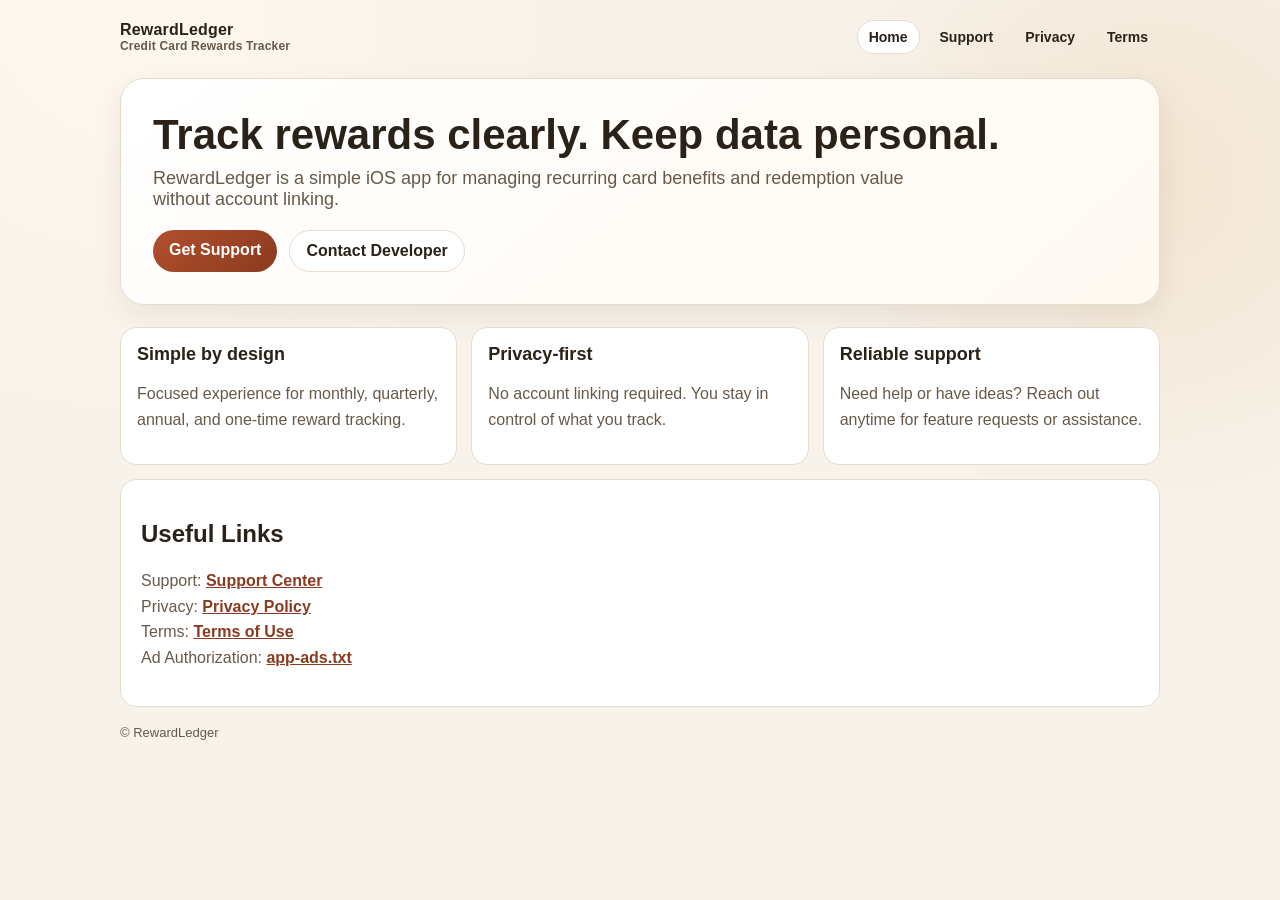
<file: index.html>
<!doctype html>
<html lang="en">
<head>
  <meta charset="utf-8" />
  <meta name="viewport" content="width=device-width, initial-scale=1" />
  <title>RewardLedger | Privacy-First Rewards Tracking</title>
  <meta name="description" content="RewardLedger helps you track card rewards with a simple, privacy-first approach." />
  <link rel="stylesheet" href="/assets/styles.css" />
</head>
<body>
  <main class="site">
    <header class="nav">
      <a class="brand" href="/">RewardLedger<small>Credit Card Rewards Tracker</small></a>
      <nav class="nav-links" aria-label="Primary">
        <a class="active" href="/">Home</a>
        <a href="/support/">Support</a>
        <a href="/privacy/">Privacy</a>
        <a href="/terms/">Terms</a>
      </nav>
    </header>

    <section class="hero">
      <h1>Track rewards clearly. Keep data personal.</h1>
      <p>
        RewardLedger is a simple iOS app for managing recurring card benefits and redemption value without account linking.
      </p>
      <div class="cta">
        <a class="button button-primary" href="/support/">Get Support</a>
        <a class="button button-secondary" href="mailto:danielyuluo8@gmail.com">Contact Developer</a>
      </div>
    </section>

    <section class="grid" aria-label="Highlights">
      <article class="card">
        <h3>Simple by design</h3>
        <p>Focused experience for monthly, quarterly, annual, and one-time reward tracking.</p>
      </article>
      <article class="card">
        <h3>Privacy-first</h3>
        <p>No account linking required. You stay in control of what you track.</p>
      </article>
      <article class="card">
        <h3>Reliable support</h3>
        <p>Need help or have ideas? Reach out anytime for feature requests or assistance.</p>
      </article>
    </section>

    <section class="content">
      <h2>Useful Links</h2>
      <p>
        Support: <a class="inline" href="/support/">Support Center</a><br />
        Privacy: <a class="inline" href="/privacy/">Privacy Policy</a><br />
        Terms: <a class="inline" href="/terms/">Terms of Use</a><br />
        Ad Authorization: <a class="inline" href="/app-ads.txt">app-ads.txt</a>
      </p>
    </section>

    <p class="footer">© RewardLedger</p>
  </main>
</body>
</html>
</file>
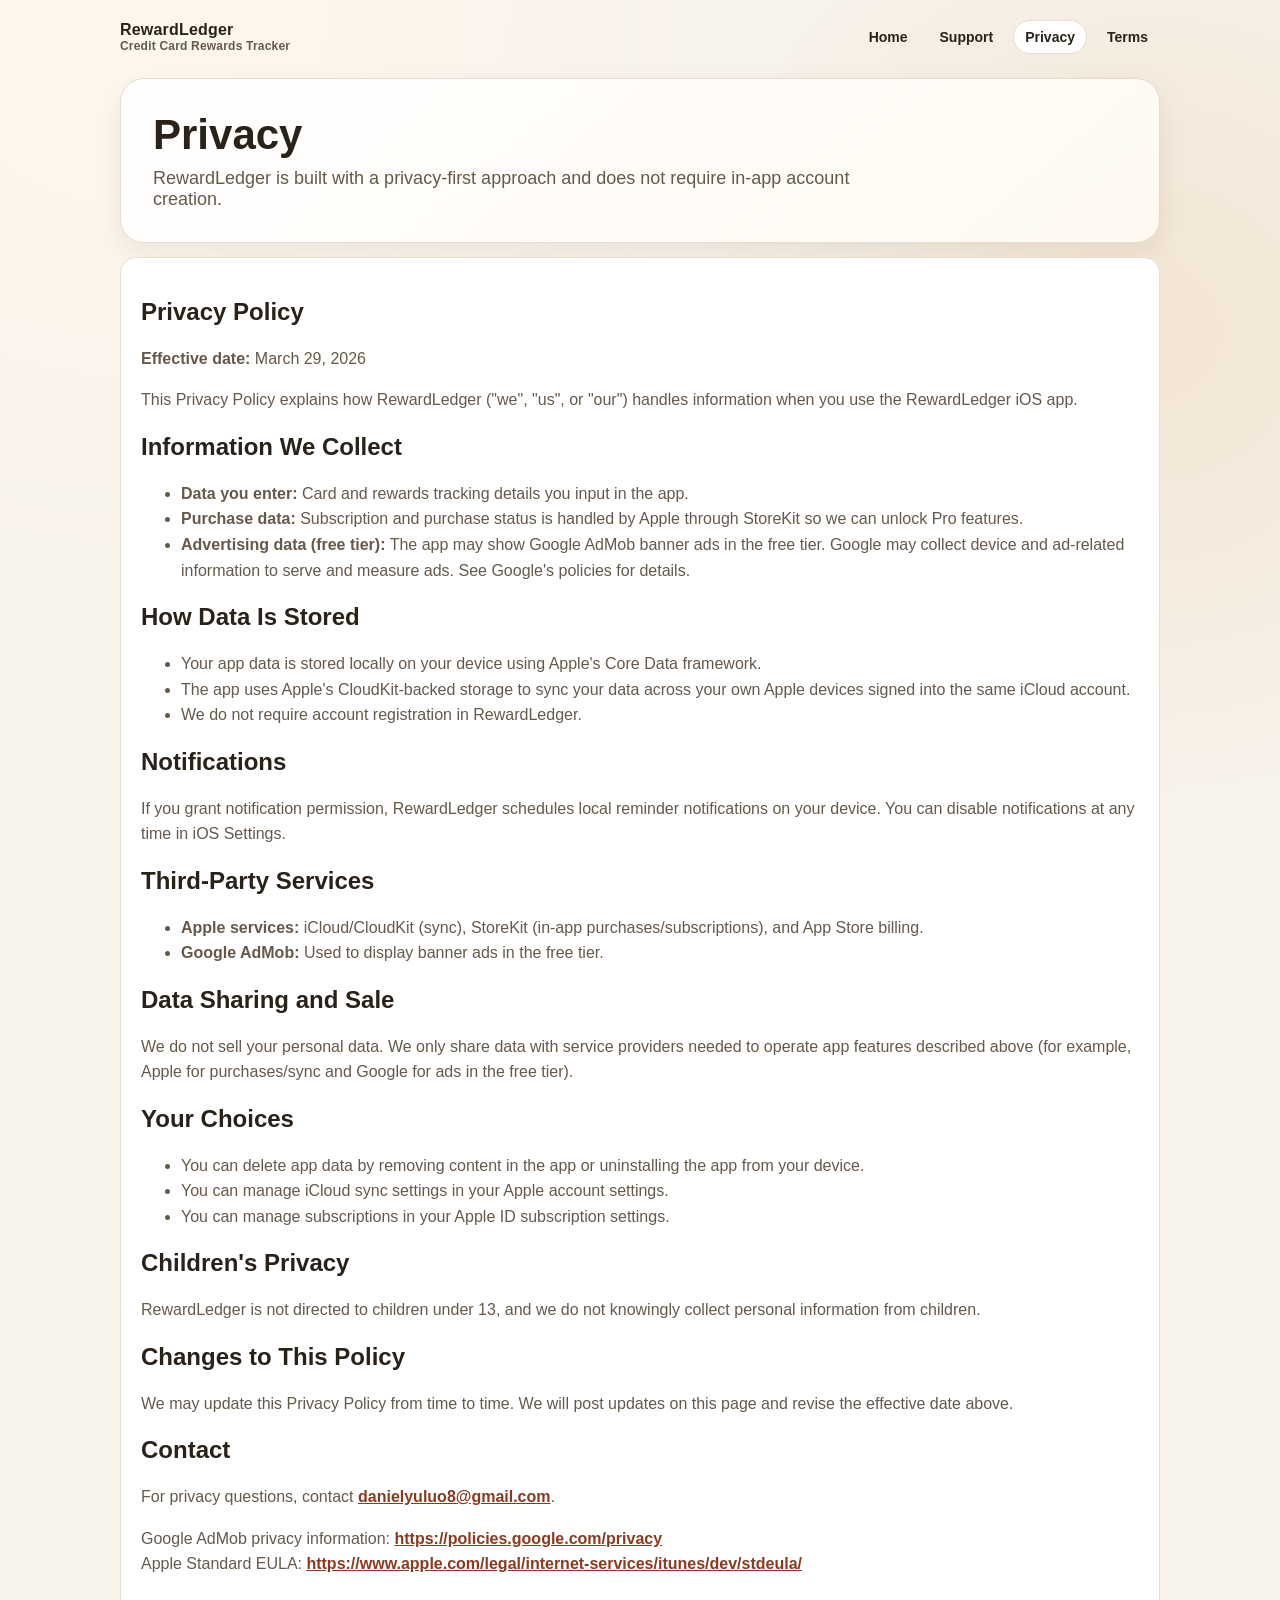
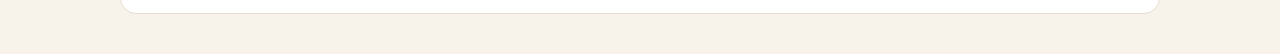
<file: privacy/index.html>
<!doctype html>
<html lang="en">
<head>
  <meta charset="utf-8" />
  <meta name="viewport" content="width=device-width, initial-scale=1" />
  <title>RewardLedger Privacy</title>
  <link rel="stylesheet" href="/assets/styles.css" />
</head>
<body>
  <main class="site">
    <header class="nav">
      <a class="brand" href="/">RewardLedger<small>Credit Card Rewards Tracker</small></a>
      <nav class="nav-links" aria-label="Primary">
        <a href="/">Home</a>
        <a href="/support/">Support</a>
        <a class="active" href="/privacy/">Privacy</a>
        <a href="/terms/">Terms</a>
      </nav>
    </header>

    <section class="hero">
      <h1>Privacy</h1>
      <p>RewardLedger is built with a privacy-first approach and does not require in-app account creation.</p>
    </section>

    <section class="content">
      <h2>Privacy Policy</h2>
      <p><strong>Effective date:</strong> March 29, 2026</p>
      <p>
        This Privacy Policy explains how RewardLedger ("we", "us", or "our") handles information when you use the RewardLedger iOS app.
      </p>

      <h2>Information We Collect</h2>
      <ul>
        <li><strong>Data you enter:</strong> Card and rewards tracking details you input in the app.</li>
        <li><strong>Purchase data:</strong> Subscription and purchase status is handled by Apple through StoreKit so we can unlock Pro features.</li>
        <li><strong>Advertising data (free tier):</strong> The app may show Google AdMob banner ads in the free tier. Google may collect device and ad-related information to serve and measure ads. See Google's policies for details.</li>
      </ul>

      <h2>How Data Is Stored</h2>
      <ul>
        <li>Your app data is stored locally on your device using Apple's Core Data framework.</li>
        <li>The app uses Apple's CloudKit-backed storage to sync your data across your own Apple devices signed into the same iCloud account.</li>
        <li>We do not require account registration in RewardLedger.</li>
      </ul>

      <h2>Notifications</h2>
      <p>
        If you grant notification permission, RewardLedger schedules local reminder notifications on your device. You can disable notifications at any time in iOS Settings.
      </p>

      <h2>Third-Party Services</h2>
      <ul>
        <li><strong>Apple services:</strong> iCloud/CloudKit (sync), StoreKit (in-app purchases/subscriptions), and App Store billing.</li>
        <li><strong>Google AdMob:</strong> Used to display banner ads in the free tier.</li>
      </ul>

      <h2>Data Sharing and Sale</h2>
      <p>
        We do not sell your personal data. We only share data with service providers needed to operate app features described above (for example, Apple for purchases/sync and Google for ads in the free tier).
      </p>

      <h2>Your Choices</h2>
      <ul>
        <li>You can delete app data by removing content in the app or uninstalling the app from your device.</li>
        <li>You can manage iCloud sync settings in your Apple account settings.</li>
        <li>You can manage subscriptions in your Apple ID subscription settings.</li>
      </ul>

      <h2>Children's Privacy</h2>
      <p>
        RewardLedger is not directed to children under 13, and we do not knowingly collect personal information from children.
      </p>

      <h2>Changes to This Policy</h2>
      <p>
        We may update this Privacy Policy from time to time. We will post updates on this page and revise the effective date above.
      </p>

      <h2>Contact</h2>
      <p>
        For privacy questions, contact <a class="inline" href="mailto:danielyuluo8@gmail.com">danielyuluo8@gmail.com</a>.
      </p>
      <p>
        Google AdMob privacy information: <a class="inline" href="https://policies.google.com/privacy">https://policies.google.com/privacy</a><br />
        Apple Standard EULA: <a class="inline" href="https://www.apple.com/legal/internet-services/itunes/dev/stdeula/">https://www.apple.com/legal/internet-services/itunes/dev/stdeula/</a>
      </p>
    </section>
  </main>
</body>
</html>
</file>
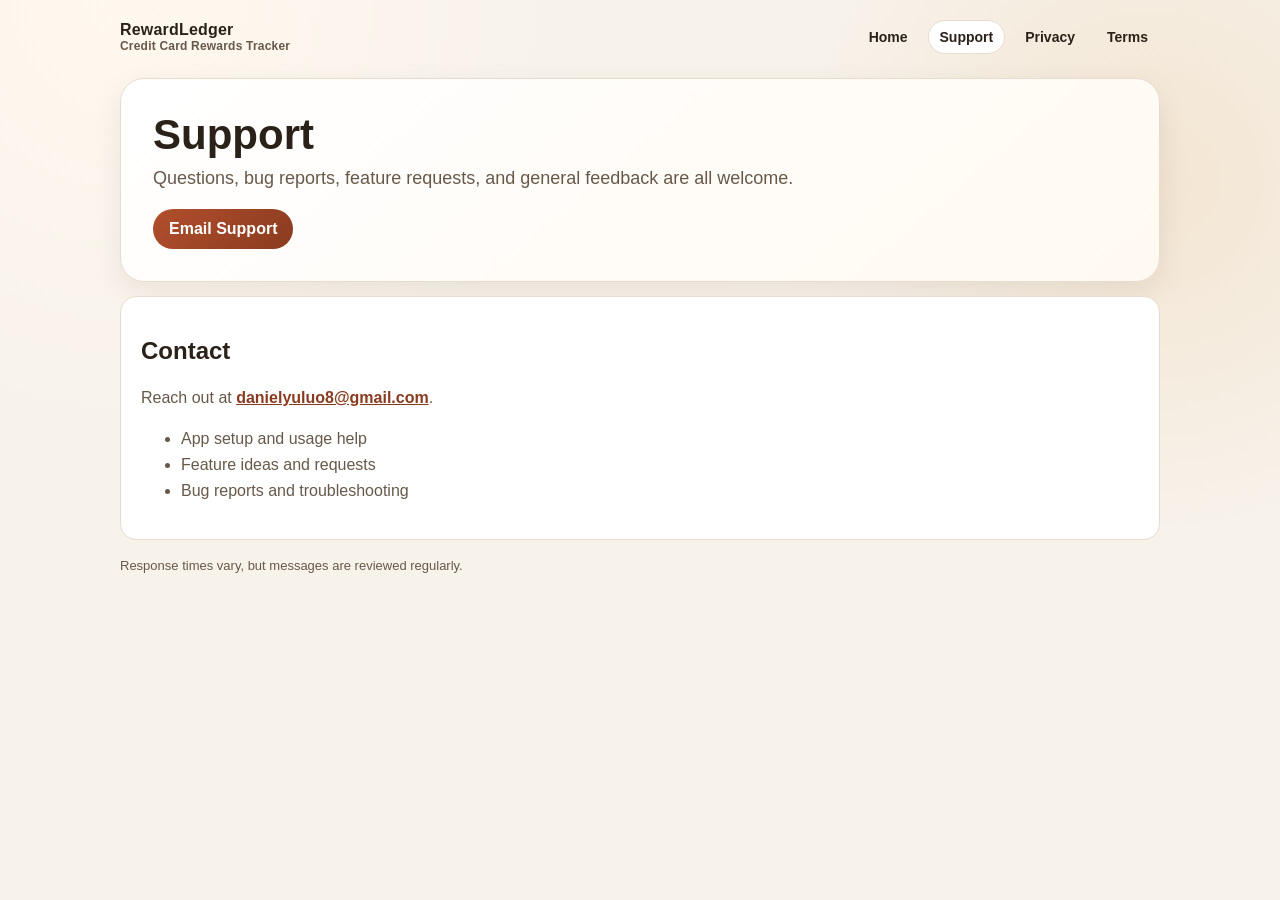
<file: support/index.html>
<!doctype html>
<html lang="en">
<head>
  <meta charset="utf-8" />
  <meta name="viewport" content="width=device-width, initial-scale=1" />
  <title>RewardLedger Support</title>
  <link rel="stylesheet" href="/assets/styles.css" />
</head>
<body>
  <main class="site">
    <header class="nav">
      <a class="brand" href="/">RewardLedger<small>Credit Card Rewards Tracker</small></a>
      <nav class="nav-links" aria-label="Primary">
        <a href="/">Home</a>
        <a class="active" href="/support/">Support</a>
        <a href="/privacy/">Privacy</a>
        <a href="/terms/">Terms</a>
      </nav>
    </header>

    <section class="hero">
      <h1>Support</h1>
      <p>Questions, bug reports, feature requests, and general feedback are all welcome.</p>
      <div class="cta">
        <a class="button button-primary" href="mailto:danielyuluo8@gmail.com">Email Support</a>
      </div>
    </section>

    <section class="content">
      <h2>Contact</h2>
      <p>
        Reach out at <a class="inline" href="mailto:danielyuluo8@gmail.com">danielyuluo8@gmail.com</a>.
      </p>
      <ul>
        <li>App setup and usage help</li>
        <li>Feature ideas and requests</li>
        <li>Bug reports and troubleshooting</li>
      </ul>
    </section>

    <p class="footer">Response times vary, but messages are reviewed regularly.</p>
  </main>
</body>
</html>
</file>
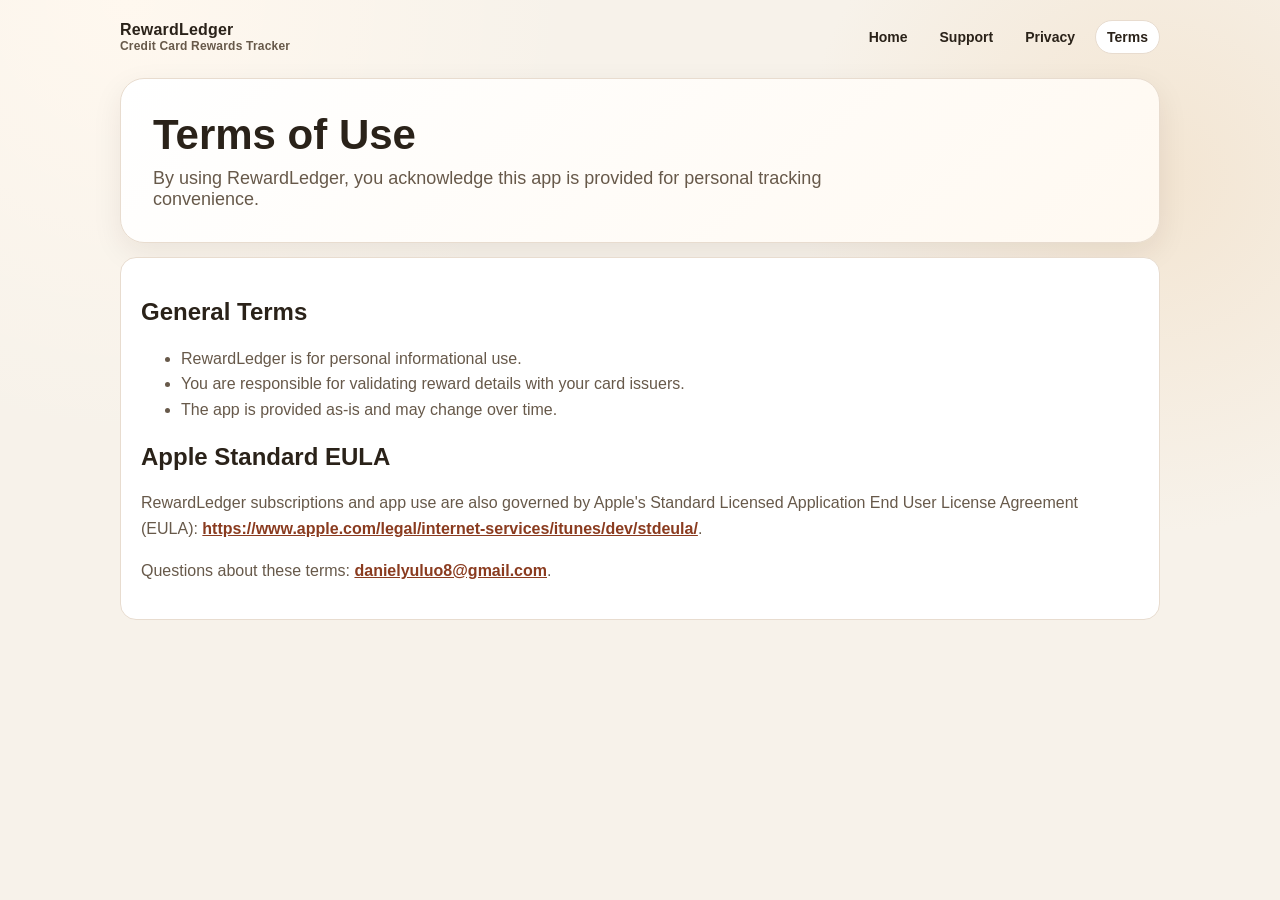
<file: terms/index.html>
<!doctype html>
<html lang="en">
<head>
  <meta charset="utf-8" />
  <meta name="viewport" content="width=device-width, initial-scale=1" />
  <title>RewardLedger Terms</title>
  <link rel="stylesheet" href="/assets/styles.css" />
</head>
<body>
  <main class="site">
    <header class="nav">
      <a class="brand" href="/">RewardLedger<small>Credit Card Rewards Tracker</small></a>
      <nav class="nav-links" aria-label="Primary">
        <a href="/">Home</a>
        <a href="/support/">Support</a>
        <a href="/privacy/">Privacy</a>
        <a class="active" href="/terms/">Terms</a>
      </nav>
    </header>

    <section class="hero">
      <h1>Terms of Use</h1>
      <p>By using RewardLedger, you acknowledge this app is provided for personal tracking convenience.</p>
    </section>

    <section class="content">
      <h2>General Terms</h2>
      <ul>
        <li>RewardLedger is for personal informational use.</li>
        <li>You are responsible for validating reward details with your card issuers.</li>
        <li>The app is provided as-is and may change over time.</li>
      </ul>

      <h2>Apple Standard EULA</h2>
      <p>
        RewardLedger subscriptions and app use are also governed by Apple's Standard Licensed Application End User License Agreement (EULA):
        <a class="inline" href="https://www.apple.com/legal/internet-services/itunes/dev/stdeula/">https://www.apple.com/legal/internet-services/itunes/dev/stdeula/</a>.
      </p>
      <p>Questions about these terms: <a class="inline" href="mailto:danielyuluo8@gmail.com">danielyuluo8@gmail.com</a>.</p>
    </section>
  </main>
</body>
</html>
</file>
<file: assets/styles.css>
:root {
  --bg: #f7f2ea;
  --bg-soft: #fff9f1;
  --text: #2a2219;
  --muted: #67594a;
  --accent: #b14f2d;
  --accent-dark: #8a3b1f;
  --card: #ffffff;
  --line: #e8dccf;
}

* { box-sizing: border-box; }

body {
  margin: 0;
  font-family: "Avenir Next", "Segoe UI", -apple-system, BlinkMacSystemFont, sans-serif;
  color: var(--text);
  background:
    radial-gradient(circle at 10% 0%, #fff8ef 0%, transparent 30%),
    radial-gradient(circle at 90% 20%, #f3e5d2 0%, transparent 26%),
    var(--bg);
  min-height: 100vh;
}

.site {
  width: min(1040px, 92vw);
  margin: 0 auto;
  padding: 20px 0 40px;
}

.nav {
  display: flex;
  align-items: center;
  justify-content: space-between;
  gap: 16px;
  margin-bottom: 24px;
}

.brand {
  text-decoration: none;
  color: var(--text);
  font-weight: 750;
  letter-spacing: 0.2px;
}

.brand small {
  display: block;
  color: var(--muted);
  font-size: 12px;
  font-weight: 600;
}

.nav-links {
  display: flex;
  flex-wrap: wrap;
  gap: 8px;
}

.nav-links a {
  text-decoration: none;
  color: var(--text);
  font-size: 14px;
  font-weight: 700;
  border: 1px solid transparent;
  padding: 8px 11px;
  border-radius: 999px;
}

.nav-links a:hover,
.nav-links a.active {
  border-color: var(--line);
  background: #fff;
}

.hero {
  background: linear-gradient(140deg, var(--card), var(--bg-soft));
  border: 1px solid var(--line);
  border-radius: 24px;
  padding: 32px;
  box-shadow: 0 10px 30px rgba(45, 30, 18, 0.08);
}

.hero h1 {
  margin: 0 0 10px;
  font-size: clamp(28px, 4.2vw, 42px);
  line-height: 1.12;
}

.hero p {
  margin: 0;
  max-width: 760px;
  color: var(--muted);
  font-size: 18px;
}

.cta {
  margin-top: 20px;
  display: flex;
  flex-wrap: wrap;
  gap: 12px;
}

.button {
  text-decoration: none;
  font-weight: 700;
  border-radius: 999px;
  padding: 11px 16px;
  display: inline-block;
}

.button-primary {
  color: #fff;
  background: linear-gradient(135deg, var(--accent), var(--accent-dark));
}

.button-secondary {
  color: var(--text);
  border: 1px solid var(--line);
  background: #fff;
}

.grid {
  margin-top: 22px;
  display: grid;
  grid-template-columns: repeat(auto-fit, minmax(220px, 1fr));
  gap: 14px;
}

.card {
  border: 1px solid var(--line);
  background: #fff;
  border-radius: 16px;
  padding: 16px;
}

.card h3 {
  margin: 0 0 6px;
  font-size: 18px;
}

.card p,
.content p,
.content li {
  color: var(--muted);
  line-height: 1.6;
}

.content {
  margin-top: 14px;
  border: 1px solid var(--line);
  background: #fff;
  border-radius: 16px;
  padding: 20px;
}

.footer {
  margin-top: 18px;
  font-size: 13px;
  color: var(--muted);
}

a.inline {
  color: var(--accent-dark);
  font-weight: 650;
}

@media (max-width: 640px) {
  .hero {
    padding: 22px;
    border-radius: 18px;
  }
  .hero p {
    font-size: 16px;
  }
}
</file>
